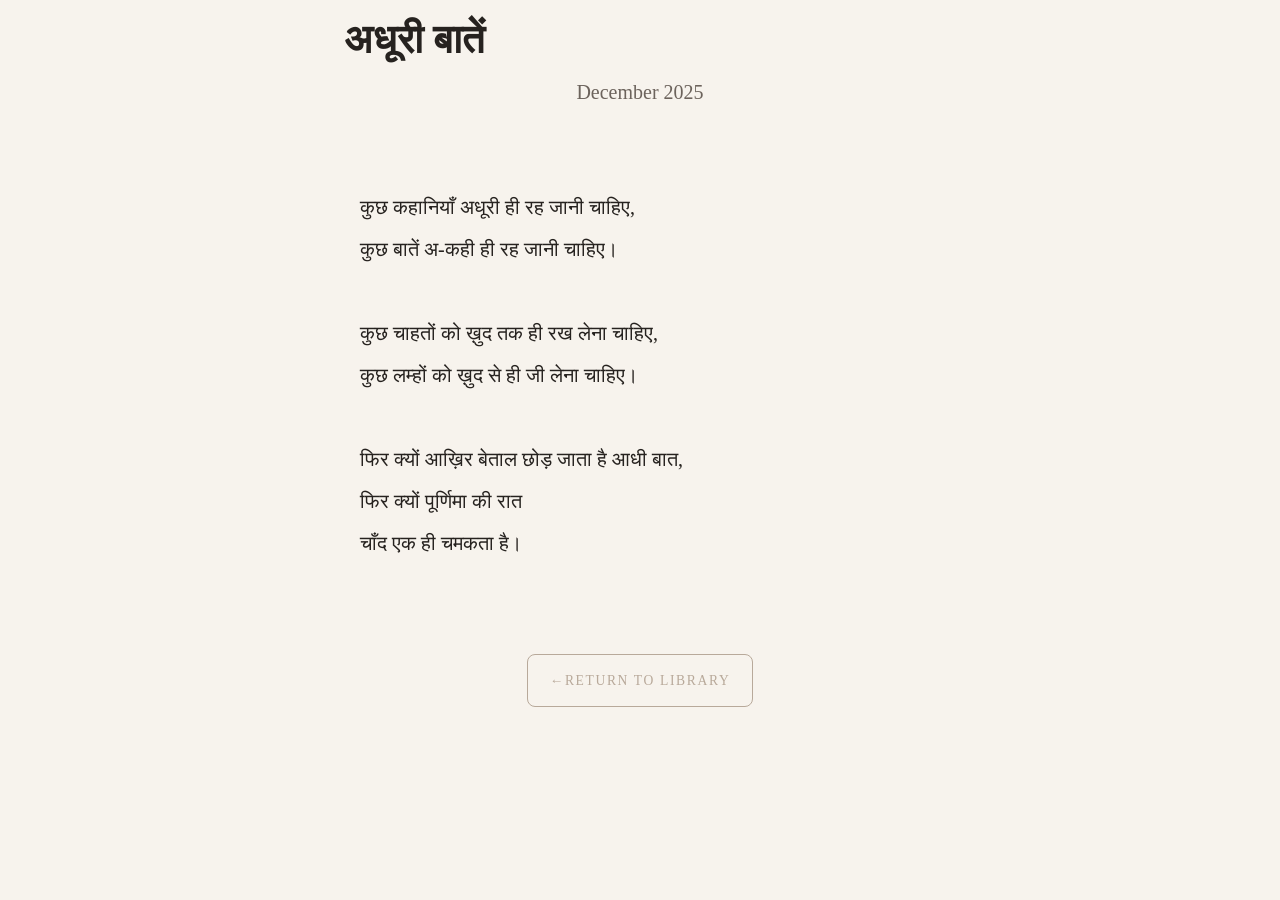
<file: adhuri.html>
<!DOCTYPE html>
<html lang="hi">

<head>

<link rel="icon" type="image/png" sizes="32x32" href="A.png">
<link rel="apple-touch-icon" href="A.png">

<meta charset="UTF-8">
<meta name="viewport" content="width=device-width, initial-scale=1.0">

<title>Aashi Malviya — Writing</title>

<meta name="description" content="अधूरी बातें — A Hindi reflective poem by Aashi Malviya about unfinished thoughts, silent desires, and quiet acceptance.">

<link href="https://fonts.googleapis.com/css2?family=Libre+Baskerville&family=Noto+Serif+Devanagari:wght@400;500&display=swap" rel="stylesheet">

<link rel="stylesheet" href="style.css">

<script type="application/ld+json">
{
 "@context": "https://schema.org",
 "@type": "Article",
 "headline": "अधूरी बातें",
 "author": {
  "@type": "Person",
  "name": "Aashi Malviya"
 },
 "datePublished": "2025-12",
 "inLanguage": "hi",
 "mainEntityOfPage": "https://aashimalviya.com/adhuri.html",
 "publisher": {
  "@type": "Person",
  "name": "Aashi Malviya"
 }
}
</script>

</head>

<body class="article-page">

<div class="scroll-progress"></div>

<div class="container article">

<h1>अधूरी बातें</h1>

<p class="meta">December 2025</p>

<div class="poem">
कुछ कहानियाँ अधूरी ही रह जानी चाहिए,
कुछ बातें अ-कही ही रह जानी चाहिए।

कुछ चाहतों को ख़ुद तक ही रख लेना चाहिए,
कुछ लम्हों को ख़ुद से ही जी लेना चाहिए।

फिर क्यों आख़िर बेताल छोड़ जाता है आधी बात,
फिर क्यों पूर्णिमा की रात
चाँद एक ही चमकता है।
 
</div>

<a class="back" href="index.html#writing">←Return to Library</a>

</div>

<script src="script.js"></script>

</body>
</html>
</file>
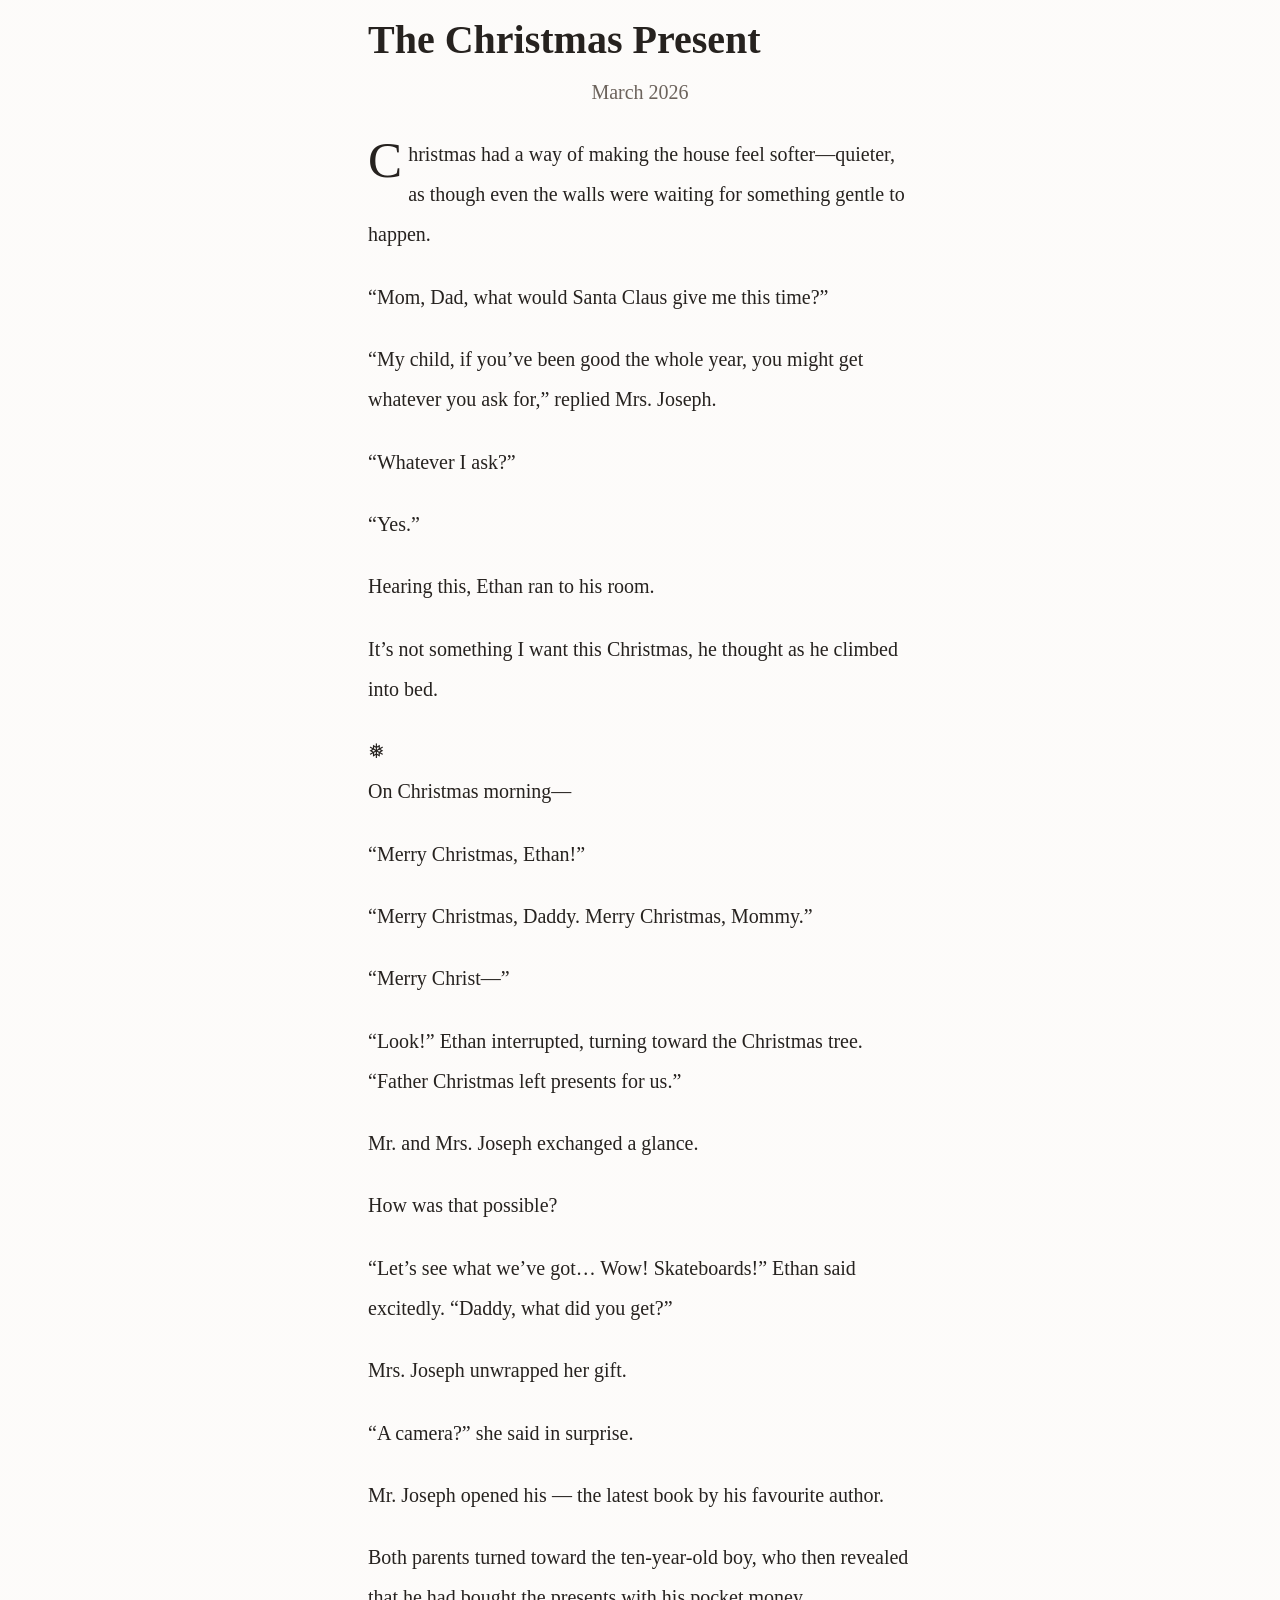
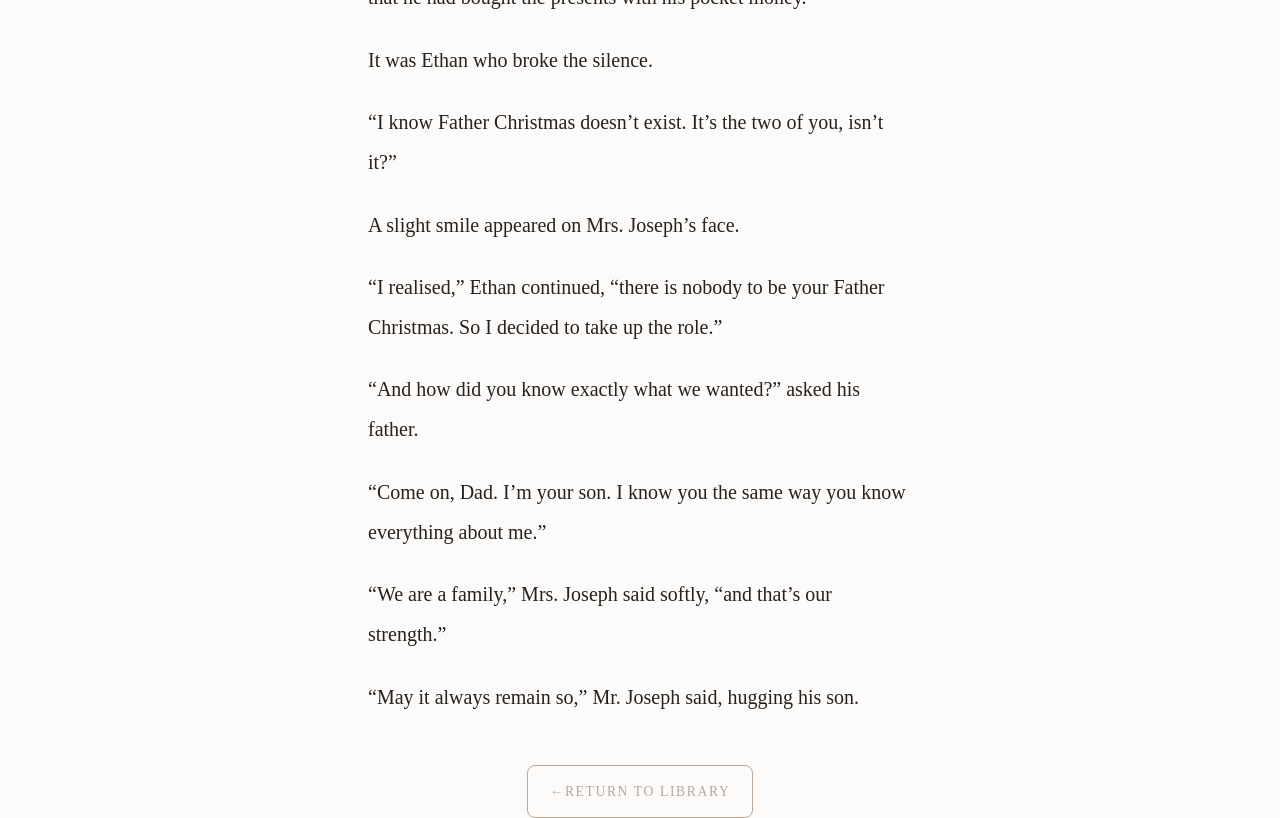
<file: christmas.html>
<!DOCTYPE html>
<html lang="en">

<head>

  <script type="application/ld+json">
{
 "@context": "https://schema.org",
 "@type": "Article",
 "headline": "The Christmas Present",
 "author": {
  "@type": "Person",
  "name": "Aashi Malviya"
 },
 "datePublished": "2026",
 "inLanguage": "en",
 "mainEntityOfPage": "https://aashimalviya.com/christmas.html/",
 "publisher": {
  "@type": "Person",
  "name": "Aashi Malviya"
 }
}
</script>
  
<meta charset="UTF-8">
<meta name="viewport" content="width=device-width, initial-scale=1.0">

<title>Aashi Malviya — Writing</title>

<link href="https://fonts.googleapis.com/css2?family=Libre+Baskerville&family=Noto+Serif+Devanagari:wght@400;500&display=swap" rel="stylesheet">

<link rel="stylesheet" href="style.css">
  
</head>
  
<div class="container article">                         

<div class="container">

<h1>The Christmas Present</h1>

<p class="meta">March 2026</p>


<!-- ARTICLE VERSION -->

<div class="article">

<p>Christmas had a way of making the house feel softer—quieter, as though even the walls were waiting for something gentle to happen.</p>

<p>“Mom, Dad, what would Santa Claus give me this time?”</p>

<p>“My child, if you’ve been good the whole year, you might get whatever you ask for,” replied Mrs. Joseph.</p>

<p>“Whatever I ask?”</p>

<p>“Yes.”</p>

<p>Hearing this, Ethan ran to his room.</p>

<p>It’s not something I want this Christmas, he thought as he climbed into bed.</p>

<div class="divider">❅</div>

<p>On Christmas morning—</p>

<p>“Merry Christmas, Ethan!”</p>

<p>“Merry Christmas, Daddy. Merry Christmas, Mommy.”</p>

<p>“Merry Christ—”</p>

<p>“Look!” Ethan interrupted, turning toward the Christmas tree.
“Father Christmas left presents for us.”
</p>

<P>Mr. and Mrs. Joseph exchanged a glance.</P>

<p>How was that possible?</p>

<p>“Let’s see what we’ve got… Wow! Skateboards!” Ethan said excitedly.
“Daddy, what did you get?”</p>

<p>Mrs. Joseph unwrapped her gift.</p>

<p>“A camera?” she said in surprise.</p>

<p>Mr. Joseph opened his — the latest book by his favourite author.</p>

<P>Both parents turned toward the ten-year-old boy, who then revealed that he had bought the presents with his pocket money.</P>

<P>It was Ethan who broke the silence.</P>

<P>“I know Father Christmas doesn’t exist. It’s the two of you, isn’t it?”</P>

<P>A slight smile appeared on Mrs. Joseph’s face.</P>

<P>“I realised,” Ethan continued, “there is nobody to be your Father Christmas. So I decided to take up the role.”</P>

<P>“And how did you know exactly what we wanted?” asked his father.</P>

<P>“Come on, Dad. I’m your son. I know you the same way you know everything about me.”</P>

<P>“We are a family,” Mrs. Joseph said softly, “and that’s our strength.”</P>

<p>“May it always remain so,” Mr. Joseph said, hugging his son.</p>
</div>

</div>

<a class="back" href="index.html#writing">←Return to Library</a>


</body>
</html>
</file>
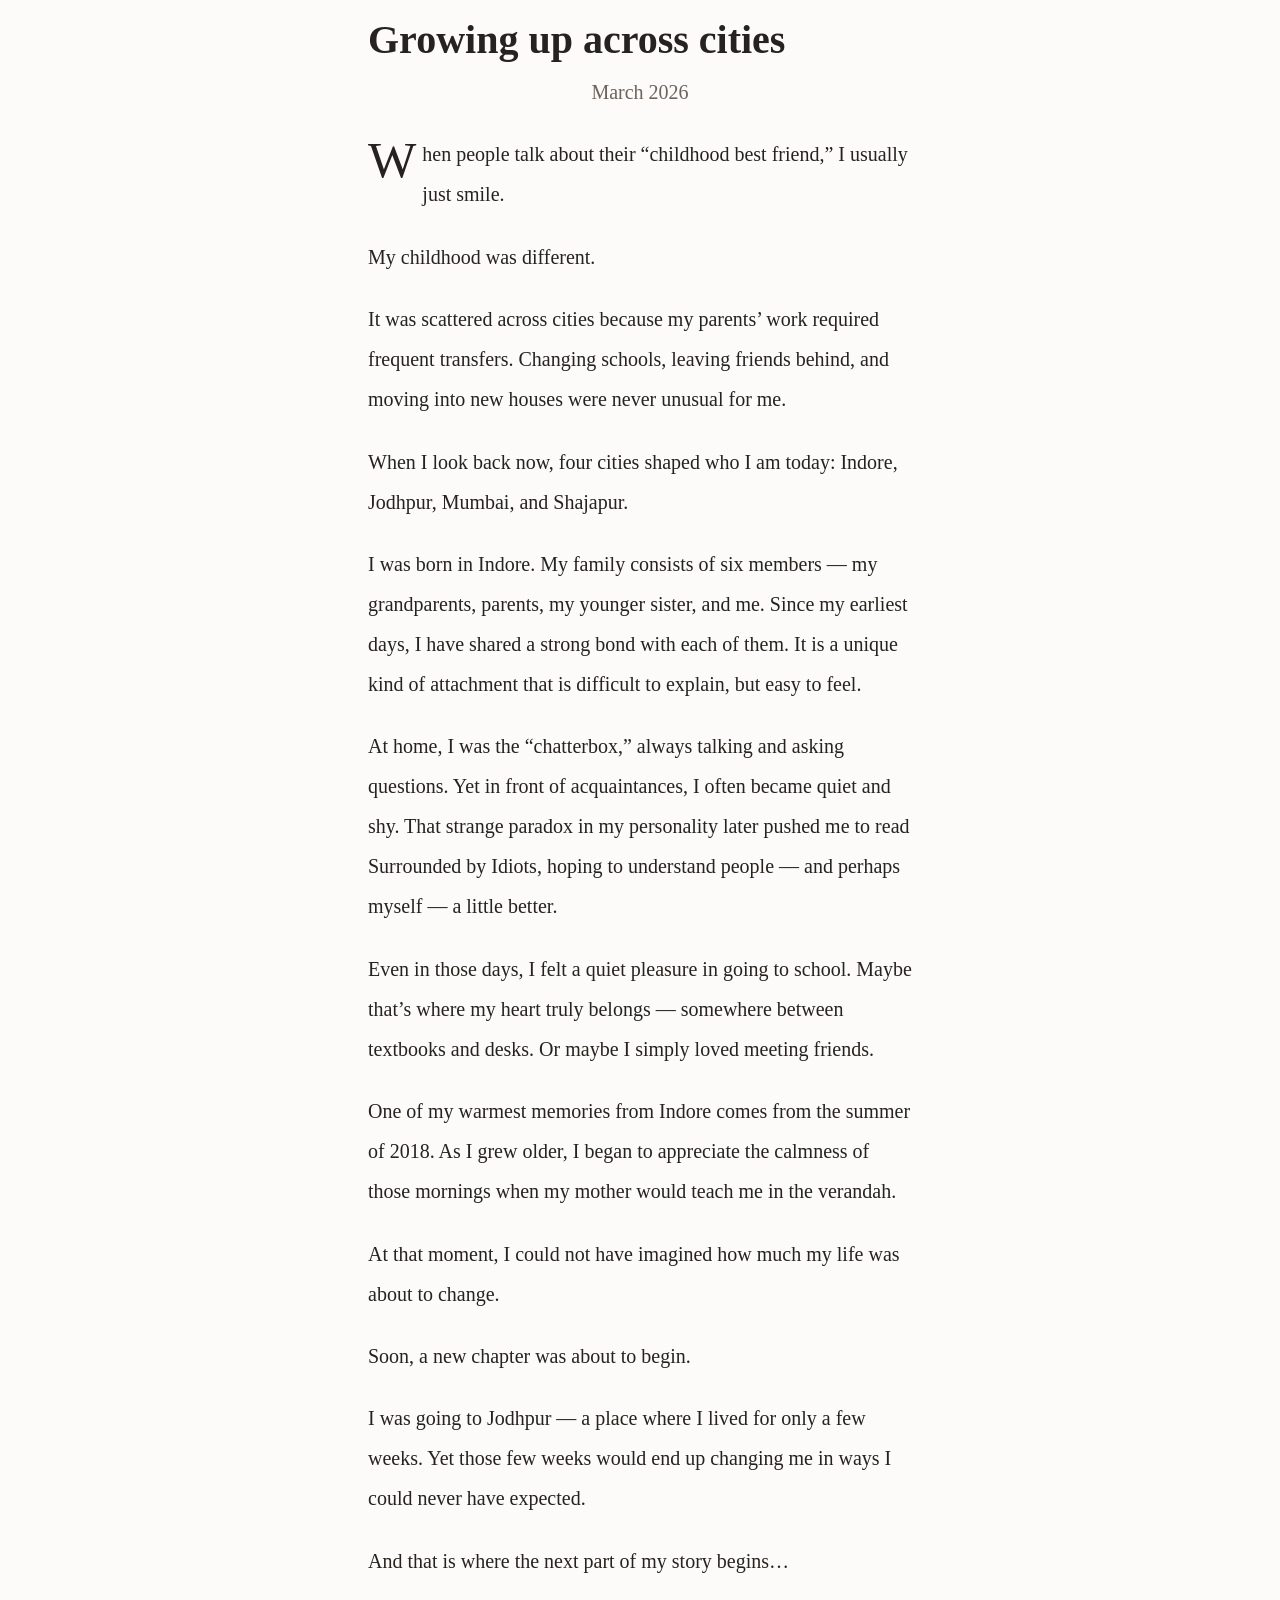
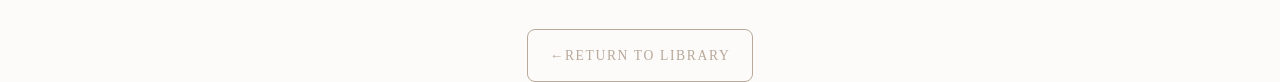
<file: cities1.html>
<!DOCTYPE html>
<html lang="en">

<head>

  <script type="application/ld+json">
{
 "@context": "https://schema.org",
 "@type": "Article",
 "headline": "Growing Up Across Cities — Part 1",
 "author": {
  "@type": "Person",
  "name": "Aashi Malviya"
 },
 "datePublished": "2026",
 "inLanguage": "en",
 "mainEntityOfPage": "https://aashimalviya.com/cities-part1/",
 "publisher": {
  "@type": "Person",
  "name": "Aashi Malviya"
 }
}
</script>
  
<meta charset="UTF-8">
<meta name="viewport" content="width=device-width, initial-scale=1.0">

<title>Aashi Malviya — Writing</title>

<link href="https://fonts.googleapis.com/css2?family=Libre+Baskerville&family=Noto+Serif+Devanagari:wght@400;500&display=swap" rel="stylesheet">

<link rel="stylesheet" href="style.css">
  
</head>

<div class="container article">                          

<div class="container">

<h1>Growing up across cities</h1>

<p class="meta">March 2026</p>


<!-- ARTICLE VERSION -->

<div class="article">

<p>
When people talk about their “childhood best friend,” I usually just smile.</p>

<p>My childhood was different.</p>

<p>It was scattered across cities because my parents’ work required frequent transfers. Changing schools, leaving friends behind, and moving into new houses were never unusual for me.</p>

<p>When I look back now, four cities shaped who I am today: Indore, Jodhpur, Mumbai, and Shajapur.</p>

<p>I was born in Indore. My family consists of six members — my grandparents, parents, my younger sister, and me. Since my earliest days, I have shared a strong bond with each of them. It is a unique kind of attachment that is difficult to explain, but easy to feel.</p>

<p>At home, I was the “chatterbox,” always talking and asking questions. Yet in front of acquaintances, I often became quiet and shy. That strange paradox in my personality later pushed me to read Surrounded by Idiots, hoping to understand people — and perhaps myself — a little better.</p>

<P>Even in those days, I felt a quiet pleasure in going to school. Maybe that’s where my heart truly belongs — somewhere between textbooks and desks. Or maybe I simply loved meeting friends.</P>

<P>One of my warmest memories from Indore comes from the summer of 2018. As I grew older, I began to appreciate the calmness of those mornings when my mother would teach me in the verandah.</P>

<p>At that moment, I could not have imagined how much my life was about to change.</p>

<p>Soon, a new chapter was about to begin.</p>

<p>I was going to Jodhpur — a place where I lived for only a few weeks. Yet those few weeks would end up changing me in ways I could never have expected.</p>

<p>And that is where the next part of my story begins…</p>

</div>

<a class="back" href="index.html#writing">←Return to Library</a>


</body>
</html>
</file>
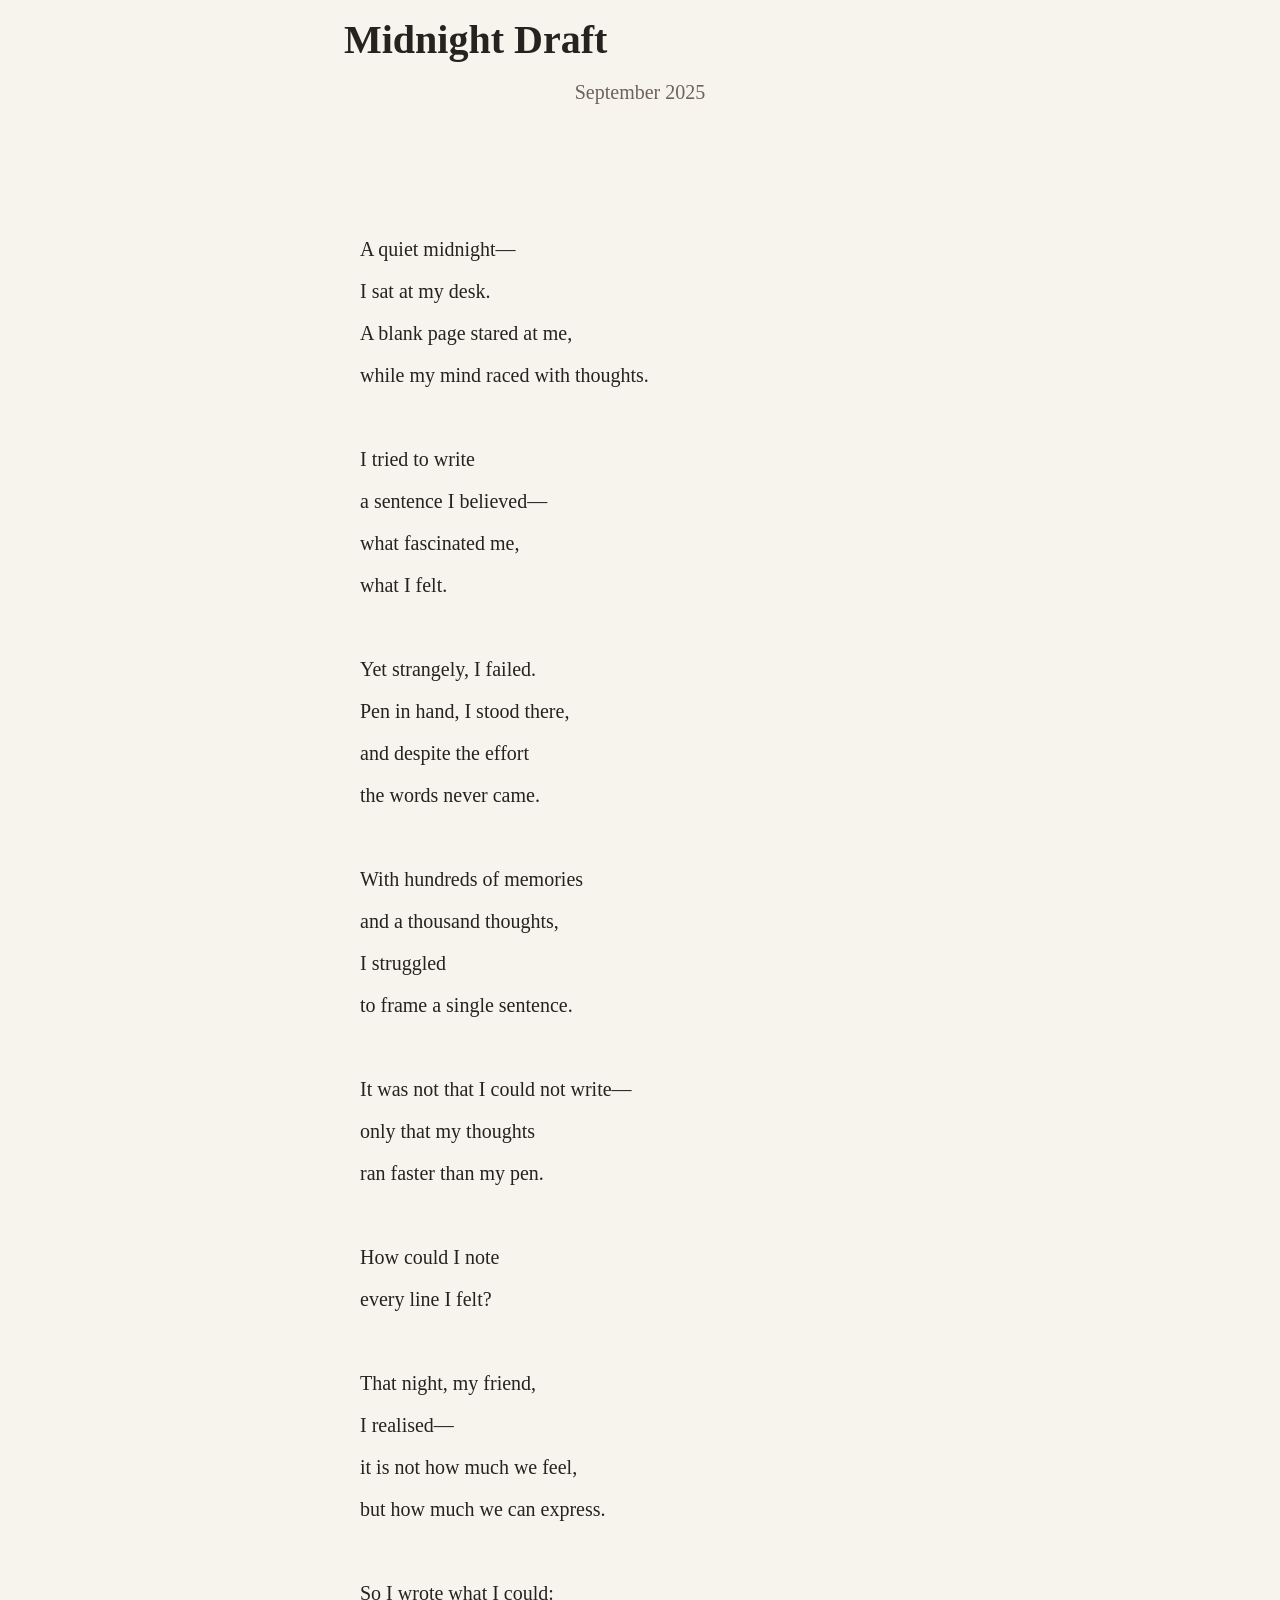
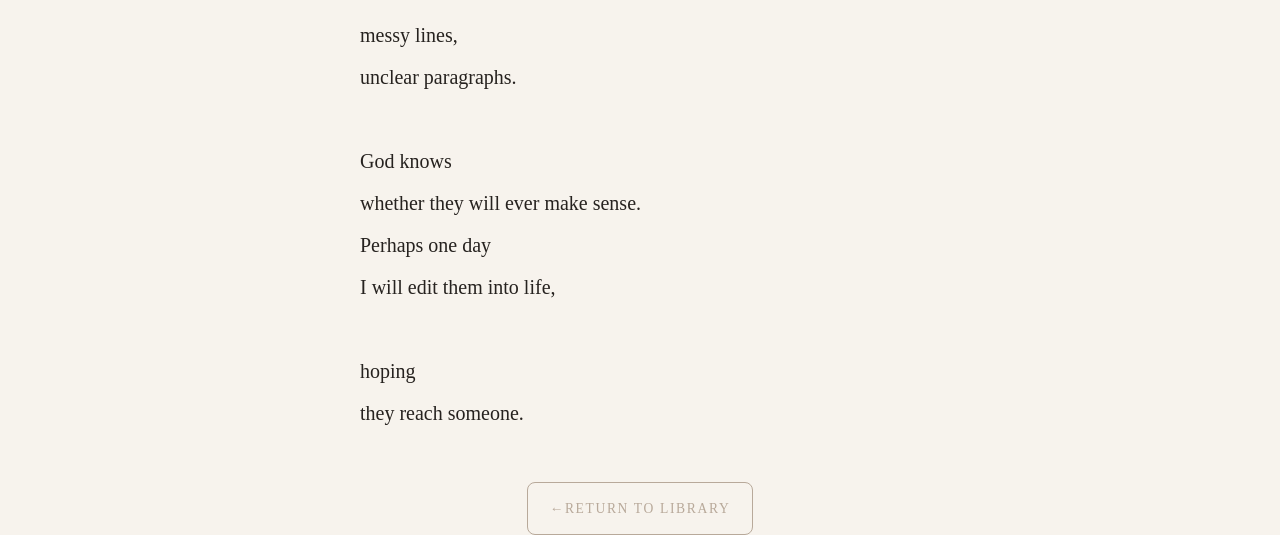
<file: midnightdraft.html>
<!DOCTYPE html>
<html lang="hi">

<head>

<link rel="icon" type="image/png" sizes="32x32" href="A.png">
<link rel="apple-touch-icon" href="A.png">

<meta charset="UTF-8">
<meta name="viewport" content="width=device-width, initial-scale=1.0">

<title>Aashi Malviya — Writing</title>

<meta name="description" content="Midnight Draft — an English reflective poem by Aashi Malviya about the art of writing and the words that choose to be writtem.">

<link rel="canonical" href="https://aashimalviya.com/midnightdraft.html">

<link href="https://fonts.googleapis.com/css2?family=Libre+Baskerville&family=Noto+Serif+Devanagari:wght@400;500&display=swap" rel="stylesheet">

<link rel="stylesheet" href="style.css">

<script type="application/ld+json">
{
 "@context": "https://schema.org",
 "@type": "Article",
 "headline": "Midnight Draft",
 "author": {
  "@type": "Person",
  "name": "Aashi Malviya"
 },
 "datePublished": "2025-11",
 "inLanguage": "en",
 "mainEntityOfPage": "https://aashimalviya.com/midnightdraft.html",
 "publisher": {
  "@type": "Person",
  "name": "Aashi Malviya"
 }
}
</script>

</head>
 
<body class="article-page">

<div class="scroll-progress"></div>

<div class="container article">

<h1>Midnight Draft</h1>

<p class="meta">September 2025</p>

<div class="poem">

A quiet midnight—
I sat at my desk.
A blank page stared at me,
while my mind raced with thoughts.

I tried to write
a sentence I believed—
what fascinated me,
what I felt.

Yet strangely, I failed.
Pen in hand, I stood there,
and despite the effort
the words never came.

With hundreds of memories
and a thousand thoughts,
I struggled
to frame a single sentence.

It was not that I could not write—
only that my thoughts
ran faster than my pen.

How could I note
every line I felt?

That night, my friend,
I realised—
it is not how much we feel,
but how much we can express.

So I wrote what I could:
messy lines,
unclear paragraphs.

God knows
whether they will ever make sense.
Perhaps one day
I will edit them into life,

hoping
they reach someone.
</div>

<a class="back" href="index.html#writing">←Return to Library</a>

</div>

<script src="script.js"></script>

</body>
</html>
</file>
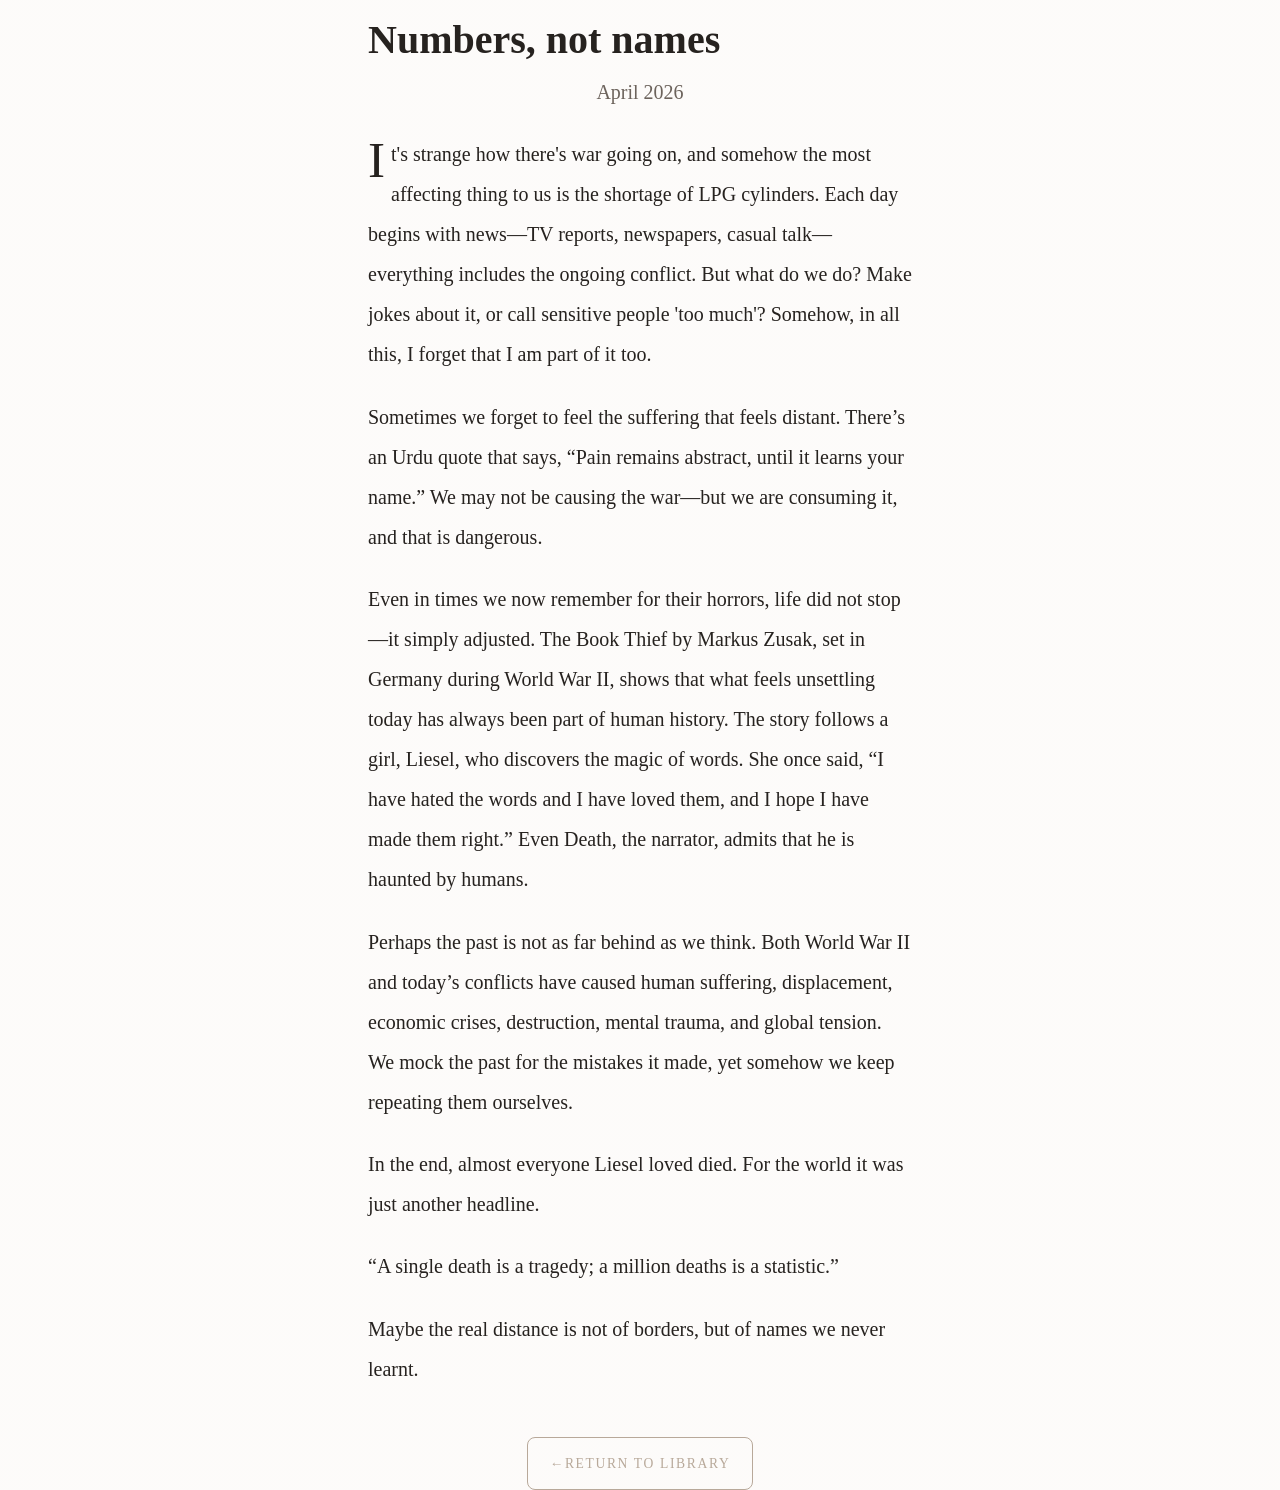
<file: numbers.html>
<!DOCTYPE html>
<html lang="en">

<head>

  <script type="application/ld+json">
{
 "@context": "https://schema.org",
 "@type": "Article",
 "headline": "Numbers, not names",
 "author": {
  "@type": "Person",
  "name": "Aashi Malviya"
 },
 "datePublished": "2026",
 "inLanguage": "en",
 "mainEntityOfPage": "https://aashimalviya.com/numbers.html/",
 "publisher": {
  "@type": "Person",
  "name": "Aashi Malviya"
 }
}
</script>
  
<meta charset="UTF-8">
<meta name="viewport" content="width=device-width, initial-scale=1.0">

<title>Aashi Malviya — Writing</title>

<link href="https://fonts.googleapis.com/css2?family=Libre+Baskerville&family=Noto+Serif+Devanagari:wght@400;500&display=swap" rel="stylesheet">

<link rel="stylesheet" href="style.css">
  
</head>
  
<div class="container article">                         

<div class="container">

<h1>Numbers, not names</h1>

<p class="meta">April 2026</p>


<!-- ARTICLE VERSION -->

<div class="article">

<p>It's strange how there's war going on, and somehow the most affecting thing to us is the shortage of LPG cylinders. Each day begins with news—TV reports, newspapers, casual talk—everything includes the ongoing conflict. But what do we do? Make jokes about it, or call sensitive people 'too much'? Somehow, in all this, I forget that I am part of it too.
</p>

<p>Sometimes we forget to feel the suffering that feels distant. There’s an Urdu quote that says, “Pain remains abstract, until it learns your name.” We may not be causing the war—but we are consuming it, and that is dangerous.
</p>

<p>Even in times we now remember for their horrors, life did not stop—it simply adjusted. The Book Thief by Markus Zusak, set in Germany during World War II, shows that what feels unsettling today has always been part of human history. The story follows a girl, Liesel, who discovers the magic of words. She once said, “I have hated the words and I have loved them, and I hope I have made them right.” Even Death, the narrator, admits that he is haunted by humans.
</p> 

<p>Perhaps the past is not as far behind as we think. Both World War II and today’s conflicts have caused human suffering, displacement, economic crises, destruction, mental trauma, and global tension. We mock the past for the mistakes it made, yet somehow we keep repeating them ourselves.
</p>

<p>In the end, almost everyone Liesel loved died. For the world it was just another headline.
</p>

<p>“A single death is a tragedy; a million deaths is a statistic.”</p>

<p>Maybe the real distance is not of borders, but of names we never learnt.</p>

</div>

</div>

<a class="back" href="index.html#writing">←Return to Library</a>


</body>
</html>
</file>
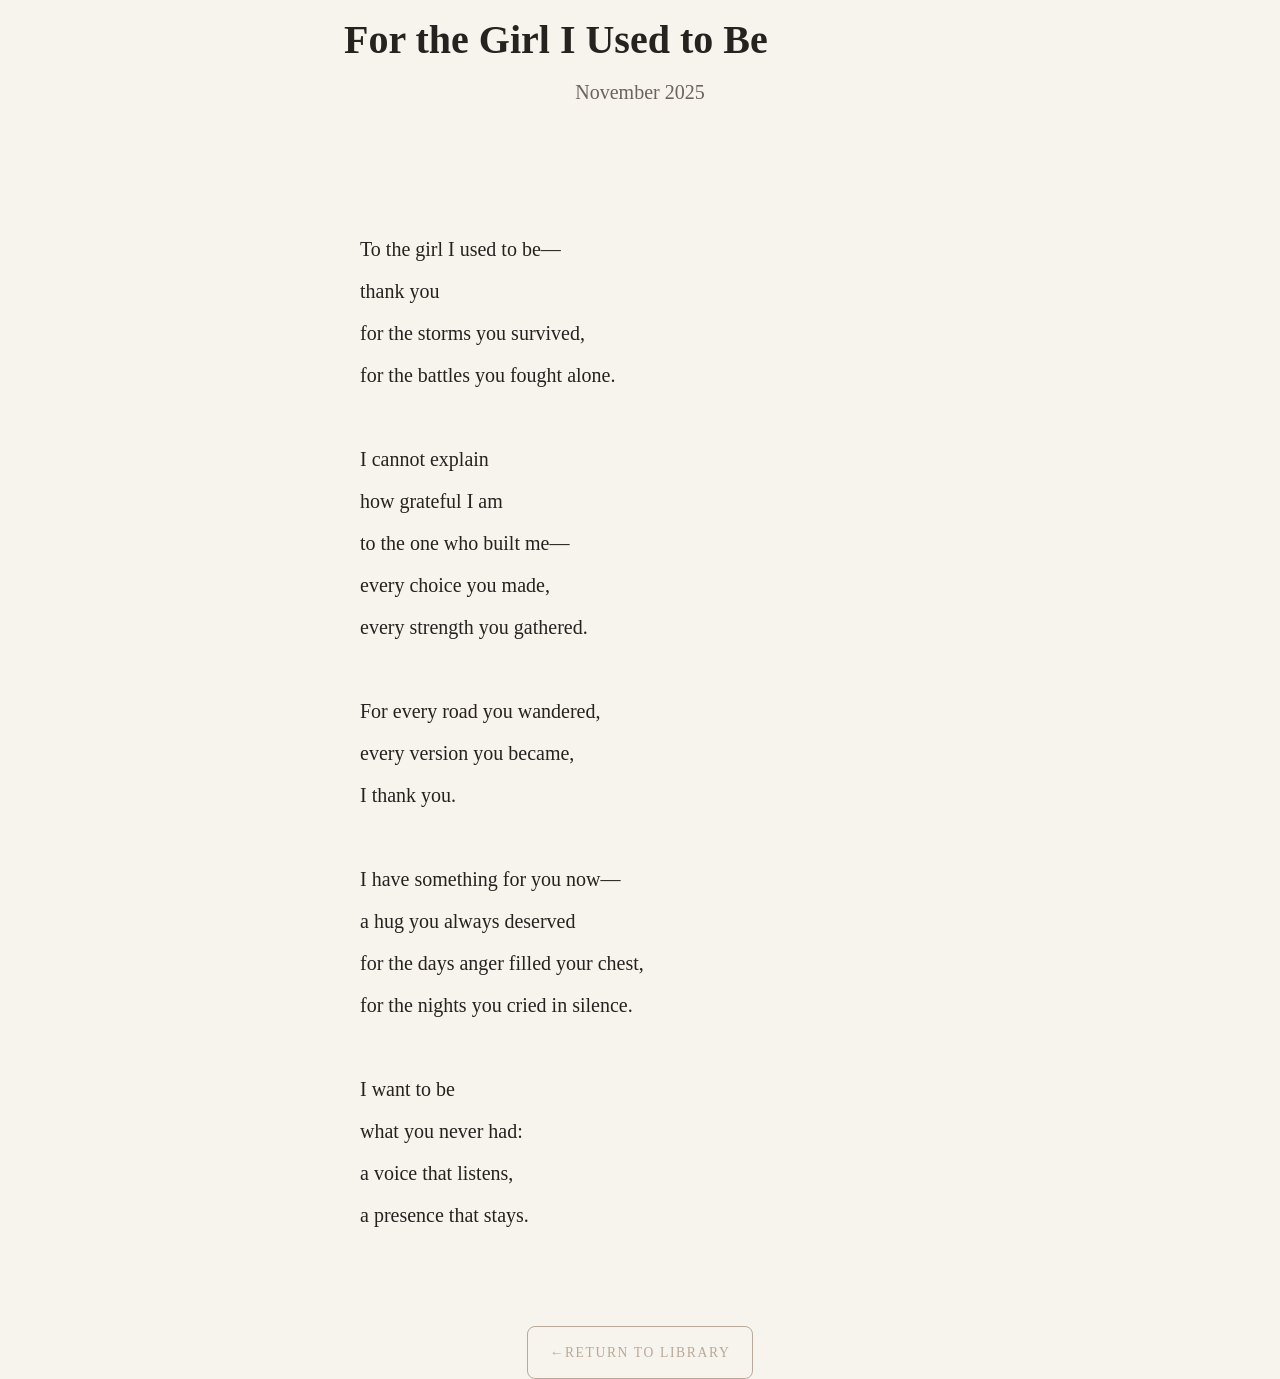
<file: past-self.html>
<!DOCTYPE html>
<html lang="hi">

<head>

<link rel="icon" type="image/png" sizes="32x32" href="A.png">
<link rel="apple-touch-icon" href="A.png">

<meta charset="UTF-8">
<meta name="viewport" content="width=device-width, initial-scale=1.0">

<title>Aashi Malviya — Writing</title>

<meta name="description" content="For the Girl I Used to Be — an English reflective poem by Aashi Malviya about resilience, gratitude, and speaking to one's past self.">

<link rel="canonical" href="https://aashimalviya.com/past-self.html">

<link href="https://fonts.googleapis.com/css2?family=Libre+Baskerville&family=Noto+Serif+Devanagari:wght@400;500&display=swap" rel="stylesheet">

<link rel="stylesheet" href="style.css">

<script type="application/ld+json">
{
 "@context": "https://schema.org",
 "@type": "Article",
 "headline": "For the Girl I Used to Be",
 "author": {
  "@type": "Person",
  "name": "Aashi Malviya"
 },
 "datePublished": "2025-11",
 "inLanguage": "en",
 "mainEntityOfPage": "https://aashimalviya.com/past-self.html",
 "publisher": {
  "@type": "Person",
  "name": "Aashi Malviya"
 }
}
</script>

</head>
 
<body class="article-page">

<div class="scroll-progress"></div>

<div class="container article">

<h1>For the Girl I Used to Be</h1>

<p class="meta">November 2025</p>

<div class="poem">

To the girl I used to be—
thank you
for the storms you survived,
for the battles you fought alone.

I cannot explain
how grateful I am
to the one who built me—
every choice you made,
every strength you gathered.

For every road you wandered,
every version you became,
I thank you.

I have something for you now—
a hug you always deserved
for the days anger filled your chest,
for the nights you cried in silence.

I want to be
what you never had:
a voice that listens,
a presence that stays.

</div>

<a class="back" href="index.html#writing">←Return to Library</a>

</div>

<script src="script.js"></script>

</body>
</html>
</file>
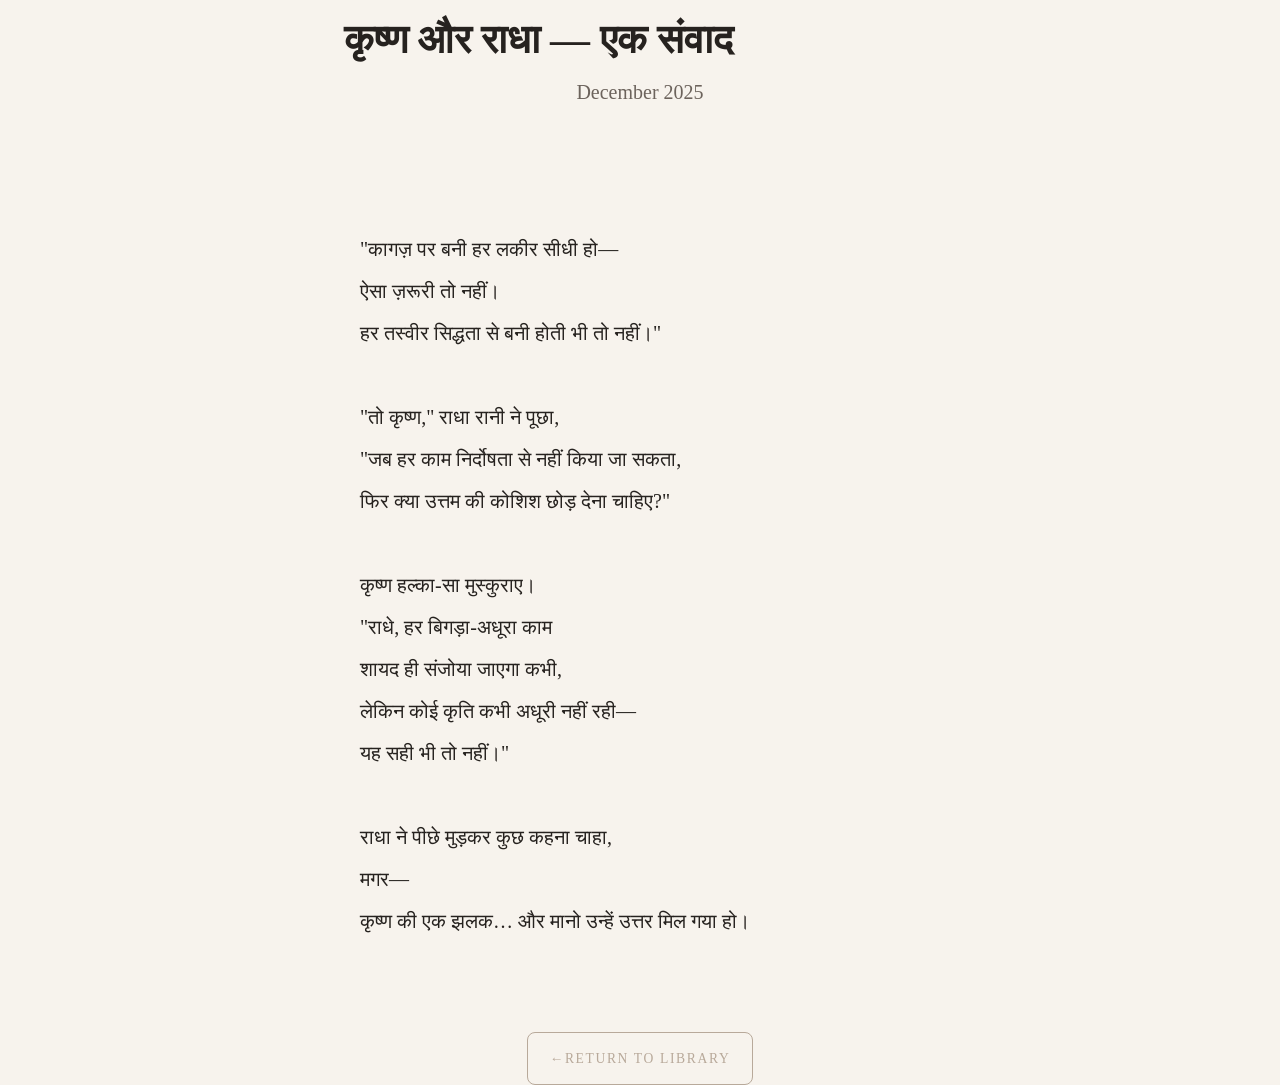
<file: radha-krishna.html>
<!DOCTYPE html>
<html lang="hi">

<head>

<link rel="icon" type="image/png" sizes="32x32" href="A.png">
<link rel="apple-touch-icon" href="A.png">

<meta charset="UTF-8">
<meta name="viewport" content="width=device-width, initial-scale=1.0">

<title>Aashi Malviya — Writing</title>

<meta name="description" content="कृष्ण और राधा — एक संवाद. A Hindi reflective poem by Aashi Malviya about imperfection, effort, and quiet understanding.">

<link rel="canonical" href="https://aashimalviya.com/radha-krishna.html">

<link href="https://fonts.googleapis.com/css2?family=Libre+Baskerville&family=Noto+Serif+Devanagari:wght@400;500&display=swap" rel="stylesheet">

<link rel="stylesheet" href="style.css">

<script type="application/ld+json">
{
 "@context": "https://schema.org",
 "@type": "Article",
 "headline": "कृष्ण और राधा — एक संवाद",
 "author": {
  "@type": "Person",
  "name": "Aashi Malviya"
 },
 "datePublished": "2025-12",
 "inLanguage": "hi",
 "mainEntityOfPage": "https://aashimalviya.com/radha-krishna.html",
 "publisher": {
  "@type": "Person",
  "name": "Aashi Malviya"
 }
}
</script>

</head>

<body class="article-page">

<div class="scroll-progress"></div>

<div class="container article">

<h1>कृष्ण और राधा — एक संवाद</h1>

<p class="meta">December 2025</p>

<div class="poem">

"कागज़ पर बनी हर लकीर सीधी हो—
ऐसा ज़रूरी तो नहीं।
हर तस्वीर सिद्धता से बनी होती भी तो नहीं।"

"तो कृष्ण," राधा रानी ने पूछा,
"जब हर काम निर्दोषता से नहीं किया जा सकता,
फिर क्या उत्तम की कोशिश छोड़ देना चाहिए?"

कृष्ण हल्का-सा मुस्कुराए।
"राधे, हर बिगड़ा-अधूरा काम
शायद ही संजोया जाएगा कभी,
लेकिन कोई कृति कभी अधूरी नहीं रही—
यह सही भी तो नहीं।"

राधा ने पीछे मुड़कर कुछ कहना चाहा,
मगर—
कृष्ण की एक झलक… और मानो उन्हें उत्तर मिल गया हो।

</div>

<a class="back" href="index.html#writing">←Return to Library</a>

</div>

<script src="script.js"></script>

</body>
</html>
</file>
<file: style.css>
/* style.css */
/* =========================
ROOT COLORS
========================= */

:root{
  --bg1:#f7f3ed;
  --bg2:#eee6db;
  --text:#26221f;
  --soft:#6c635c;
  --accent:#b8a99a;
  --card:#ffffffc0;

  --photo-dim:1;
  --photo-contrast:1;
}

/* =========================
DARK MODE
========================= */

body.dark{
  --bg1:#121212;
  --bg2:#1a1a1a;
  --text:#f1f1f1;
  --soft:#a8a8a8;
  --accent:#c7b7a5;
  --card:#262626;

  --photo-dim:0.85;
  --photo-contrast:1.05;
}

/* =========================
RESET
========================= */

*{
  margin:0;
  padding:0;
  box-sizing:border-box;
}

html{
  scroll-behavior:smooth;
}

body{
  font-family:'Inter',sans-serif;
  background:
    linear-gradient(rgba(255,255,255,0.7),rgba(255,255,255,0.7)),
    url("https://www.transparenttextures.com/patterns/paper-fibers.png");
  background-color:var(--bg1);
  color:var(--text);
  line-height:1.8;
  transition:background 0.4s ease,color 0.4s ease;
}

body.dark{
  background:
    linear-gradient(rgba(0,0,0,0.6),rgba(0,0,0,0.6)),
    url("https://www.transparenttextures.com/patterns/paper-fibers.png");
  background-color:var(--bg1);
}

a{
  color:inherit;
  text-decoration:none;
}

img{
  max-width:100%;
  display:block;
}

/* =========================
SCROLL BAR
========================= */

.scroll-progress{
  position:fixed;
  top:0;
  left:0;
  height:3px;
  width:0%;
  background:var(--accent);
  z-index:2000;
}

/* =========================
NAVBAR
========================= */

nav{
  position:fixed;
  top:0;
  left:0;
  width:100%;
  background:rgba(246,241,234,0.9);
  backdrop-filter:blur(8px);
  border-bottom:1px solid #e4dcd2;
  z-index:1000;
}

body.dark nav{
  background:#111;
  border-bottom:1px solid #333;
}

.nav-inner{
  max-width:1100px;
  margin:auto;
  display:flex;
  justify-content:space-between;
  align-items:center;
  padding:0.8rem 1.5rem;
}

.logo{
  font-family:'Cormorant Garamond',serif;
  letter-spacing:0.15em;
  font-size:1rem;
}

.hamburger{
  background:none;
  border:none;
  font-size:1.2rem;
  cursor:pointer;
  color:var(--text);
}

/* =========================
NAV DRAWER
========================= */

.nav-drawer{
  position:fixed;
  top:0;
  right:-260px;
  width:220px;
  height:100vh;
  background:var(--bg1);
  box-shadow:-10px 0 30px rgba(0,0,0,0.1);
  display:flex;
  flex-direction:column;
  padding:5rem 2rem;
  gap:1.1rem;
  transition:right 0.35s ease;
  z-index:999;
}

body.dark .nav-drawer{
  background:#1a1a1a;
}

.nav-drawer.open{
  right:0;
}

.nav-drawer a{
  font-size:0.9rem;
  letter-spacing:0.1em;
}

.nav-drawer a:hover{
  color:var(--accent);
}

.theme-btn{
  margin-top:0.8rem;
  background:none;
  border:none;
  cursor:pointer;
  font-size:1rem;
  color:var(--soft);
  text-align:left;
}

.theme-btn:hover{
  color:var(--text);
}

.menu-overlay{
  position:fixed;
  inset:0;
  background:rgba(0,0,0,0.3);
  opacity:0;
  pointer-events:none;
  transition:0.3s;
  z-index:900;
}

.menu-overlay.open{
  opacity:1;
  pointer-events:auto;
}

/* =========================
LAYOUT
========================= */

.container{
  max-width:680px;
  margin:auto;
  padding:0 1.5rem;
}

main section{
  padding:8rem 0;
}

.js-enabled main section{
  opacity:0;
  transform:translateY(40px);
  transition:0.8s ease;
}

.js-enabled main section.show{
  opacity:1;
  transform:translateY(0);
}

main section.show{
  opacity:1;
  transform:translateY(0);
}

main section:nth-of-type(even){
  background:var(--bg2);
}

main section:nth-of-type(odd){
  background:var(--bg1);
}

/* =========================
HERO
========================= */

header{
  padding-top:9rem;
  padding-bottom:6rem;
}

.hero-clean{
  max-width:760px;
  margin:auto;
  text-align:center;
  padding:10rem 1.5rem 6rem;
}

.hero-name{
  font-family:'Cormorant Garamond',serif;
  font-size:3.2rem;
  letter-spacing:0.05em;
  margin-bottom:2rem;
}

.hero-quote{
  font-family:'Cormorant Garamond',serif;
  font-size:1.9rem;
  font-style:italic;
  color:var(--soft);
  line-height:1.7;
  margin-bottom:2.2rem;
}

.hero-divider{
  width:60px;
  height:1px;
  background:var(--accent);
  margin:2rem auto;
}

.hero-link{
  font-size:0.85rem;
  letter-spacing:0.15em;
  text-transform:uppercase;
  border-bottom:1px solid var(--accent);
  padding-bottom:4px;
  transition:0.3s;
}

.hero-link:hover{
  letter-spacing:0.2em;
}

/* =========================
HEADINGS
========================= */

h2{
  font-family:'Cormorant Garamond',serif;
  text-align:center;
  font-size:2.2rem;
  margin-bottom:1rem;
}

.subtitle,
.connect-subtitle{
  text-align:center;
  color:var(--soft);
  margin-bottom:3rem;
}

p{
  max-width:65ch;
  margin:auto;
}

/* =========================
WRITING
========================= */

.category{
  margin-bottom:2.8rem;
}

.category h3{
  font-family:'Cormorant Garamond',serif;
  font-size:1.45rem;
  margin-bottom:0.7rem;
}

.writing-list{
  list-style:none;
}

.writing-list li{
  margin:0.7rem 0;
  padding-left:14px;
  border-left:2px solid transparent;
  transition:0.25s ease;
}

.writing-list li:hover{
  border-left:2px solid var(--accent);
  padding-left:18px;
}

.writing-list a:hover{
  color:var(--accent);
}

/* =========================
FEATURED
========================= */

.feature-card{
  background:var(--card);
  padding:2rem;
  border-radius:14px;
  text-align:center;
  max-width:600px;
  margin:auto;
}

.feature-card a{
  font-family:'Cormorant Garamond',serif;
  font-size:1.3rem;
}

/* =========================
PUBLICATIONS
========================= */

.pub-wrapper{
  display:flex;
  flex-direction:column;
  gap:1.5rem;
}

.pub-item{
  background:var(--card);
  border-radius:14px;
  padding:1.2rem 1.2rem 1rem;
}

.pub-title{
  width:100%;
  background:none;
  border:none;
  text-align:left;
  font-family:'Cormorant Garamond',serif;
  font-size:1.35rem;
  color:var(--text);
  cursor:pointer;
}

.pub-content{
  margin-top:1rem;
}

.pub-desc{
  margin-bottom:1rem;
}

.anthology-list{
  margin:0 0 1rem 1.2rem;
}

.pub-images{
  display:flex;
  flex-direction:column;
  gap:1.8rem;
  align-items:center;
}

.pub-images img{
  width:100%;
  border-radius:10px;
  object-fit:cover;
}

.pub-image-card{
  width:100%;
  max-width:420px;
  overflow:hidden;
  border-radius:12px;
  cursor:pointer;
  transition:transform 0.35s ease, box-shadow 0.35s ease;
}

.pub-image-card img{
  width:100%;
  height:auto;
  object-fit:cover;
  border-radius:12px;
  transition:transform 0.5s ease, filter 0.5s ease;
}

/* hover = lift */
.pub-image-card:hover{
  transform:translateY(-6px);
  box-shadow:0 18px 30px rgba(0,0,0,0.15);
}

/* subtle zoom */
.pub-image-card:hover img{
  transform:scale(1.04);
  filter:brightness(0.95);
}

.pub-caption{
  font-size:0.85rem;
  color:var(--soft);
  margin-top:0.6rem;
  text-align:center;
  opacity:0;
  transform:translateY(10px);
  transition:0.35s ease;
}

.pub-image-card:hover + .pub-caption{
  opacity:1;
  transform:translateY(0);
}

.pub-image-card{
  aspect-ratio: 3/4;
  background:var(--card);
  display:flex;
  align-items:center;
  justify-content:center;
}

.pub-image-card img{
  max-height:100%;
  width:auto;
}

/* ===== ENTRY WRAPPER ===== */
.pub-entry{
  text-align:center;
  cursor:pointer;
}

/* keep uniform preview size */
.pub-image-card{
  width:100%;
  max-width:300px;   /* controlled preview size */
  aspect-ratio:3/4;
  margin:auto;
}

/* ===== CAPTION ALWAYS VISIBLE (discipline) ===== */
.pub-caption{
  font-size:0.85rem;
  color:var(--soft);
  margin-top:0.6rem;
  opacity:1;
  transform:none;
}

/* ===== IMAGE VIEWER (on click) ===== */
#imageViewer{
  position:fixed;
  inset:0;
  background:rgba(0,0,0,0.85);
  display:flex;
  flex-direction:column;
  align-items:center;
  justify-content:center;
  opacity:0;
  pointer-events:none;
  transition:0.3s ease;
  z-index:2000;
}

#imageViewer img{
  max-width:90%;
  max-height:80vh;
  border-radius:10px;
}

#imageViewer p{
  margin-top:1rem;
  color:#ddd;
  font-size:0.95rem;
}

/* active state */
#imageViewer.show{
  opacity:1;
  pointer-events:auto;
}

.pub-content{
  max-height:0;
  overflow:hidden;
  opacity:0;
  transition:0.4s ease;
}

.pub-content.open{
  max-height:1000px;
  opacity:1;
}

/* =========================
BOOKSHELF
========================= */

.books-grid{
  display:grid;
  grid-template-columns:repeat(2,1fr);
  gap:2.5rem;
  max-width:520px;
  margin:3rem auto 0 auto;
}

.book{
  text-align:center;
  cursor:pointer;
  transition:0.3s;
}

.book:hover{
  transform:translateY(-6px);
}

.book img{
  width:115px;
  height:175px;
  object-fit:cover;
  border-radius:6px;
  box-shadow:0 12px 22px rgba(0,0,0,0.18);
  margin:auto;
}

.book h4{
  font-family:'Cormorant Garamond',serif;
  margin-top:10px;
}

.book small{
  display:block;
  color:var(--soft);
}

.book-quote{
  max-height:0;
  opacity:0;
  overflow:hidden;
  font-family:'Cormorant Garamond',serif;
  font-style:italic;
  font-size:0.9rem;
  color:var(--soft);
  transition:0.4s ease;
  margin-top:0.5rem;
}

.book-quote.open{
  max-height:100px;
  opacity:1;
}

/* =========================
NOTES / NOW / LETTERS
========================= */

.now-wrapper{
  display:grid;
  gap:1.4rem;
}

.now-item{
  background:var(--card);
  border-radius:14px;
  padding:1.4rem;
}

.now-item h3{
  font-family:'Cormorant Garamond',serif;
  font-size:1.35rem;
  margin-bottom:0.6rem;
}

.now-item p{
  margin:0;
  max-width:none;
}

/* =========================
ABOUT
========================= */

.about-wrapper{
  display:grid;
  grid-template-columns:140px 1fr;
  gap:2.5rem;
  align-items:start;
}

.about-photo img{
  width:140px;
  height:180px;
  object-fit:cover;
  border-radius:12px;
  box-shadow:0 14px 28px rgba(0,0,0,0.15);
  filter:brightness(var(--photo-dim)) contrast(var(--photo-contrast));
}

.about-text p{
  margin:0 0 1.5rem 0;
  max-width:none;
}

.closing-line{
  font-style:italic;
}

/* =========================
CONNECT
========================= */

.connect{
  text-align:center;
}

.connect-links{
  display:flex;
  justify-content:center;
  gap:2rem;
  flex-wrap:wrap;
  font-size:0.95rem;
}

.connect-links a{
  display:inline-flex;
  align-items:center;
  gap:0.55rem;
}

.connect-links a:hover{
  color:var(--accent);
}

/* =========================
FOOTER
========================= */

footer{
  padding:4rem 0;
  text-align:center;
  background:var(--bg2);
  margin-top:4rem;
}

.footer-inner{
  max-width:700px;
  margin:auto;
  text-align:center;
  padding:0 1.5rem;
}

.footer-name{
  font-family:'Cormorant Garamond',serif;
  font-size:1.4rem;
  margin-bottom:0.3rem;
}

.footer-tagline{
  color:var(--soft);
  margin-bottom:1.4rem;
}

.footer-social{
  display:flex;
  justify-content:center;
  gap:1rem;
  margin-bottom:1.4rem;
}

.footer-social a{
  width:40px;
  height:40px;
  border:1px solid rgba(0,0,0,0.08);
  border-radius:50%;
  display:flex;
  align-items:center;
  justify-content:center;
  transition:0.25s ease;
}

body.dark .footer-social a{
  border-color:rgba(255,255,255,0.12);
}

.footer-social a:hover{
  color:var(--accent);
  transform:translateY(-2px);
}

.footer-links{
  display:flex;
  justify-content:center;
  flex-wrap:wrap;
  gap:1.2rem;
  margin-bottom:1.5rem;
}

.footer-links a{
  font-size:0.9rem;
  color:var(--soft);
  transition:0.25s ease;
}

.footer-links a:hover{
  color:var(--accent);
}

.footer-copy{
  font-size:0.8rem;
  color:var(--soft);
  max-width:520px;
  margin:auto;
  line-height:1.7;
}

/* =========================
ARTICLE / POEM PAGES
========================= */

.article{
  max-width:640px;
  margin:auto;
  font-family:'Cormorant Garamond',serif;
  font-size:1.25rem;
  line-height:2;
}

.article p{
  margin-bottom:1.4rem;
}

.article p:first-child::first-letter{
  font-size:3.2rem;
  float:left;
  line-height:1;
  padding-right:6px;
  font-family:'Cormorant Garamond',serif;
}

.poem{
  font-family:'Cormorant Garamond',serif;
  font-size:1.25rem;
  line-height:2.1;
  white-space:pre-line;
  margin-top:2rem;
  max-width:560px;
  margin-left:auto;
  margin-right:auto;
}

.meta{
  color:var(--soft);
  margin-top:-0.5rem;
  margin-bottom:2rem;
  text-align:center;
}

.signature{
  margin-top:2rem;
  font-style:italic;
  text-align:center;
}

.back{
  display:block;
  width:max-content;
  margin:3rem auto 0 auto;

  padding:12px 22px;

  font-size:0.85rem;
  letter-spacing:0.12em;
  text-transform:uppercase;

  border:1px solid var(--accent);
  border-radius:8px;

  color:var(--accent);
  background:transparent;

  transition:all 0.3s ease;
}

/* Hover */
.back:hover{
  background:var(--accent);
  color:#fff;
  transform:translateY(-2px);
}

.back:active{
  transform:scale(0.97);
}
/* =========================
MOBILE
========================= */

@media(max-width:768px){
  .books-grid{
    grid-template-columns:1fr;
    max-width:260px;
  }

  .about-wrapper{
    grid-template-columns:1fr;
    text-align:center;
  }

  .about-photo img{
    margin:auto;
  }

  .hero-name{
    font-size:2.4rem;
  }

  .hero-quote{
    font-size:1.4rem;
  }

  .footer-links{
    gap:0.9rem 1.2rem;
  }
}

.article-page{
  background:#f7f3ed;
}

.notes-grid{
  display:grid;
  gap:1.4rem;
}

.note-card{
  background:var(--card);
  border-radius:14px;
  padding:1.4rem;
  transition:0.3s ease;
  cursor:default;
}

.note-card:hover{
  transform:translateY(-4px);
}

.note-card p{
  font-family:'Cormorant Garamond',serif;
  font-size:1.2rem;
  line-height:1.9;
  margin:0;
}
</file>
